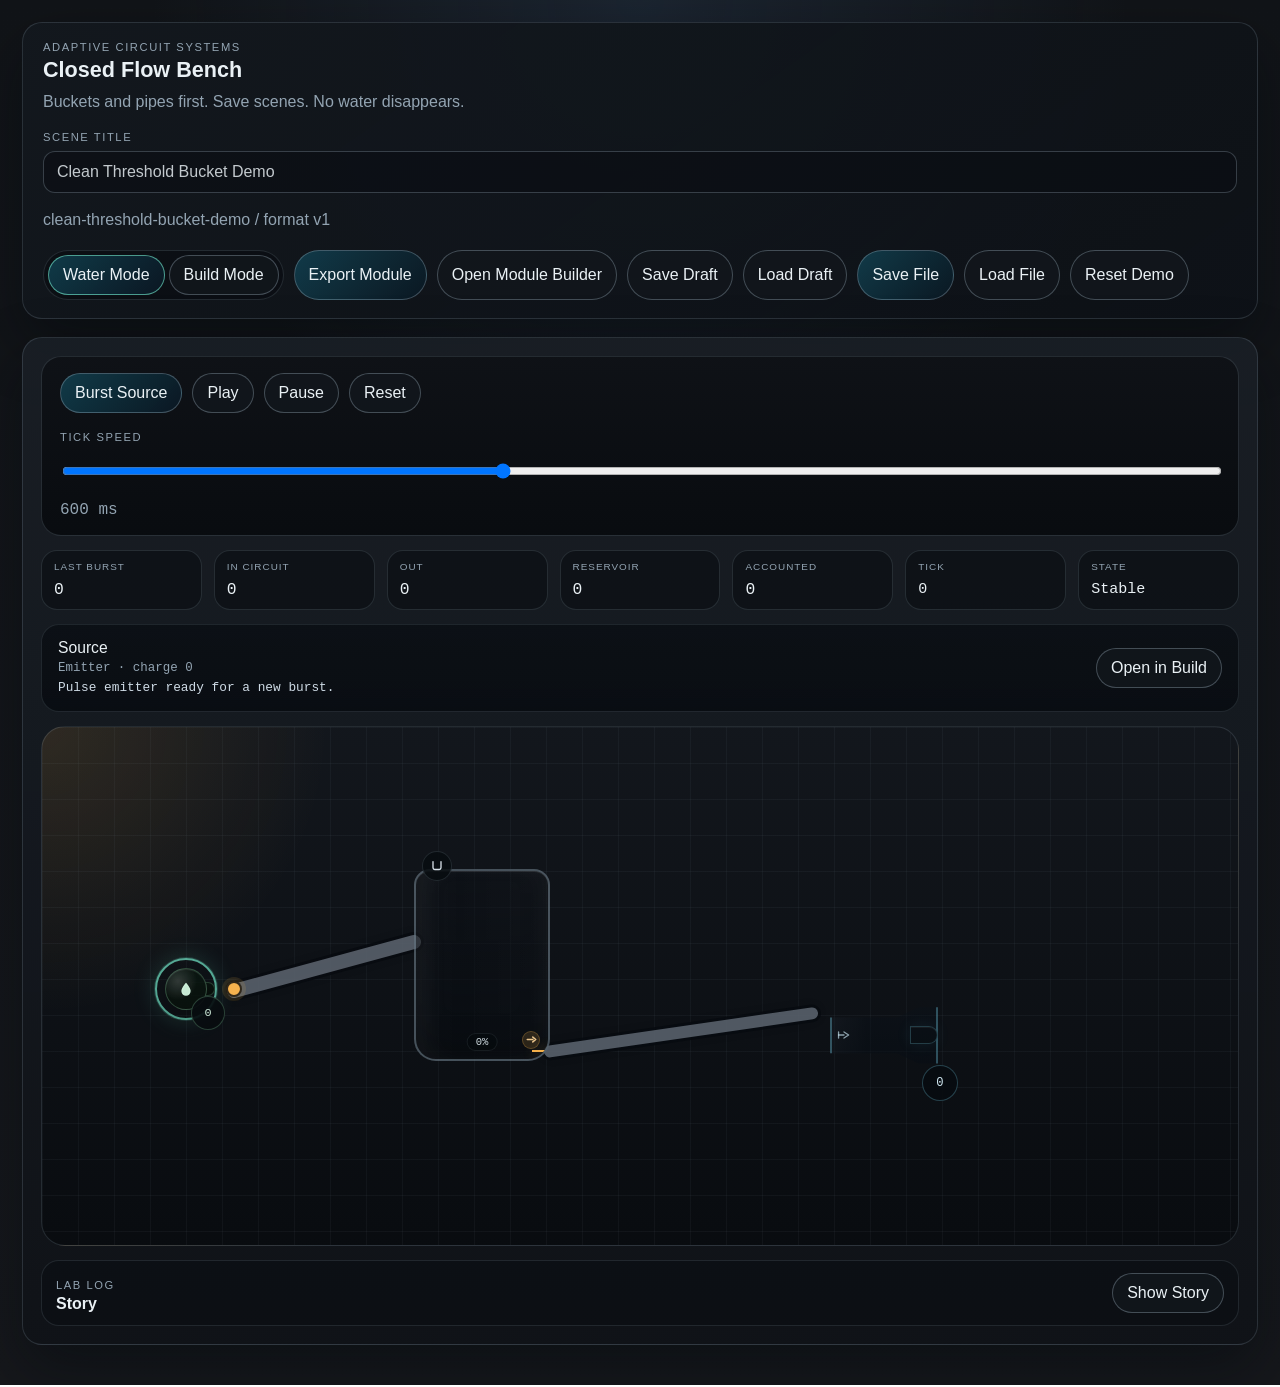
<file: index.html>
<!DOCTYPE html>
<html lang="en">
  <head>
    <meta charset="UTF-8" />
    <meta name="viewport" content="width=device-width, initial-scale=1.0" />
    <title>Adaptive Circuit Systems — Circuit Lab</title>
    <meta
      name="description"
      content="Graphical browser workbench for bucket, pipe, and water-flow experiments in Circuit Lab, the current bench inside Adaptive Circuit Systems."
    />
    <link rel="stylesheet" href="./styles.css" />
  </head>
  <body>
    <div class="app-shell">
      <header class="topbar">
        <div class="brand-block">
          <p class="eyebrow">Adaptive Circuit Systems</p>
          <h1>Closed Flow Bench</h1>
          <p class="brand-note">
            Buckets and pipes first. Save scenes. No water disappears.
          </p>
        </div>

        <div class="scene-title-block">
          <label class="field-label" for="scene-title-input">Scene Title</label>
          <input id="scene-title-input" class="scene-title-input" type="text" />
          <p id="scene-meta" class="scene-meta"></p>
        </div>

        <div class="topbar-actions">
          <div class="mode-toggle" aria-label="View mode">
            <button id="water-mode-button" class="action-button mode-toggle-button">Water Mode</button>
            <button id="build-mode-button" class="action-button mode-toggle-button">Build Mode</button>
          </div>
          <button id="auto-interface-button" class="action-button">Auto Interface</button>
          <button id="export-module-button" class="action-button action-button-accent">
            Export Module
          </button>
          <button id="open-builder-button" class="action-button">Open Module Builder</button>
          <button id="save-draft-button" class="action-button">Save Draft</button>
          <button id="load-draft-button" class="action-button">Load Draft</button>
          <button id="save-file-button" class="action-button action-button-accent">
            Save File
          </button>
          <button id="load-file-button" class="action-button">Load File</button>
          <button id="reset-demo-button" class="action-button">Reset Demo</button>
          <input id="scene-file-input" type="file" accept=".json,.scene.json,application/json" hidden />
        </div>
      </header>

      <main class="layout-grid">
        <aside class="left-rail">
          <section class="panel">
            <div class="panel-head">
              <p class="panel-eyebrow">Palette</p>
              <h2>Add Components</h2>
            </div>
            <div class="palette-grid">
              <button class="palette-button" data-add-type="source">Add Source</button>
              <button class="palette-button" data-add-type="bucket">Add Bucket</button>
              <button class="palette-button" data-add-type="leaky_bucket">Add Leaky Bucket</button>
              <button class="palette-button" data-add-type="siphon">Add Siphon</button>
              <button class="palette-button" data-add-type="output_basin">Add Output Basin</button>
              <button class="palette-button" data-add-type="reservoir">Add Reservoir</button>
            </div>
            <p class="panel-note">
              Components can be moved on the canvas. Pipes can be dragged from ports or built
              explicitly below.
            </p>
          </section>

          <section class="panel">
            <div class="panel-head">
              <p class="panel-eyebrow">Build</p>
              <h2>Pipe Builder</h2>
            </div>

            <form id="pipe-builder-form" class="stack-form">
              <label class="field">
                <span class="field-label">From</span>
                <select id="pipe-from-select"></select>
              </label>

              <label class="field">
                <span class="field-label">To</span>
                <select id="pipe-to-select"></select>
              </label>

              <div class="field-row">
                <label class="field">
                  <span class="field-label">Pipe Width</span>
                  <input id="pipe-width-input" type="number" min="4" max="40" step="1" value="14" />
                </label>

                <label class="field">
                  <span class="field-label">Pipe Length</span>
                  <input id="pipe-length-input" type="number" min="40" max="600" step="10" value="220" />
                </label>
              </div>

              <div class="field-row">
                <label class="field">
                  <span class="field-label">Max Flow</span>
                  <input id="pipe-flow-input" type="number" min="0.1" max="10" step="0.1" value="1.0" />
                </label>

                <label class="field">
                  <span class="field-label">Transit Ticks</span>
                  <input id="pipe-transit-input" type="number" min="1" max="12" step="1" value="2" />
                </label>
              </div>

              <button
                id="pipe-builder-submit"
                type="submit"
                class="action-button action-button-wide action-button-accent"
              >
                Add Pipe
              </button>
              <p id="pipe-builder-note" class="panel-note panel-note-tight"></p>
            </form>
          </section>

          <section class="panel">
            <div class="panel-head">
              <p class="panel-eyebrow">Objects</p>
              <h2>Scene Objects</h2>
            </div>
            <div id="object-list" class="object-list"></div>
          </section>
        </aside>

        <section class="workspace-panel">
          <div class="workspace-top">
            <div class="transport-bar transport-bar-top">
              <div class="transport-buttons">
                <button id="burst-button" class="transport-button transport-button-accent">Burst</button>
                <button id="play-button" class="transport-button">Play</button>
                <button id="pause-button" class="transport-button">Pause</button>
                <button id="step-button" class="transport-button">Step</button>
                <button id="reset-button" class="transport-button">Reset</button>
                <button id="zones-button" class="transport-button">Show Zones</button>
              </div>

              <div class="transport-settings">
                <label class="field transport-field">
                  <span class="field-label">Tick Speed</span>
                  <input id="tick-speed-input" type="range" min="120" max="1400" step="20" value="600" />
                </label>
                <p id="tick-speed-readout" class="transport-readout">600 ms</p>
              </div>
            </div>

            <div class="status-cards">
              <article class="status-card">
                <p class="status-label">Last Burst</p>
                <p id="last-burst-value" class="status-value">0.00</p>
              </article>
              <article class="status-card">
                <p class="status-label">In Circuit</p>
                <p id="in-circuit-value" class="status-value">0.00</p>
              </article>
              <article class="status-card">
                <p class="status-label">Out</p>
                <p id="out-value" class="status-value">0.00</p>
              </article>
              <article class="status-card">
                <p class="status-label">Reservoir</p>
                <p id="reservoir-value" class="status-value">0.00</p>
              </article>
              <article class="status-card">
                <p class="status-label">Accounted</p>
                <p id="accounted-value" class="status-value">0.00</p>
              </article>
              <article class="status-card status-card-secondary">
                <p class="status-label">Tick</p>
                <p id="tick-value" class="status-value">0</p>
              </article>
              <article class="status-card status-card-secondary">
                <p class="status-label">State</p>
                <p id="system-state-value" class="status-value">Stable</p>
              </article>
            </div>

            <div class="workspace-meta">
              <p id="scene-summary" class="scene-summary"></p>
              <p id="selection-meta" class="scene-summary"></p>
            </div>

            <section id="water-selection-strip" class="water-selection-strip" hidden></section>

          </div>

          <div id="canvas-surface" class="canvas-surface" aria-label="Circuit Lab canvas">
            <svg id="pipe-layer" class="pipe-layer"></svg>
            <div id="component-layer" class="component-layer"></div>
          </div>

          <section class="lab-log-panel" aria-label="Lab log">
            <div class="lab-log-head">
              <div>
                <p class="panel-eyebrow">Lab Log</p>
                <h3 id="lab-log-title">Recent Burst Flow</h3>
              </div>
              <button id="story-toggle-button" class="action-button story-toggle-button">Show Story</button>
            </div>
            <div id="lab-log-list" class="lab-log-list"></div>
          </section>
        </section>

        <aside class="right-rail">
          <section class="panel inspector-panel">
            <div class="panel-head">
              <p class="panel-eyebrow">Inspector</p>
              <h2>Selected Object</h2>
            </div>

            <div id="inspector-content" class="inspector-content"></div>

            <div class="inspector-actions">
              <button id="delete-selection-button" class="action-button action-button-wide">
                Delete Selection
              </button>
            </div>
          </section>
        </aside>
      </main>

    </div>

    <script src="./app.js"></script>
  </body>
</html>
</file>
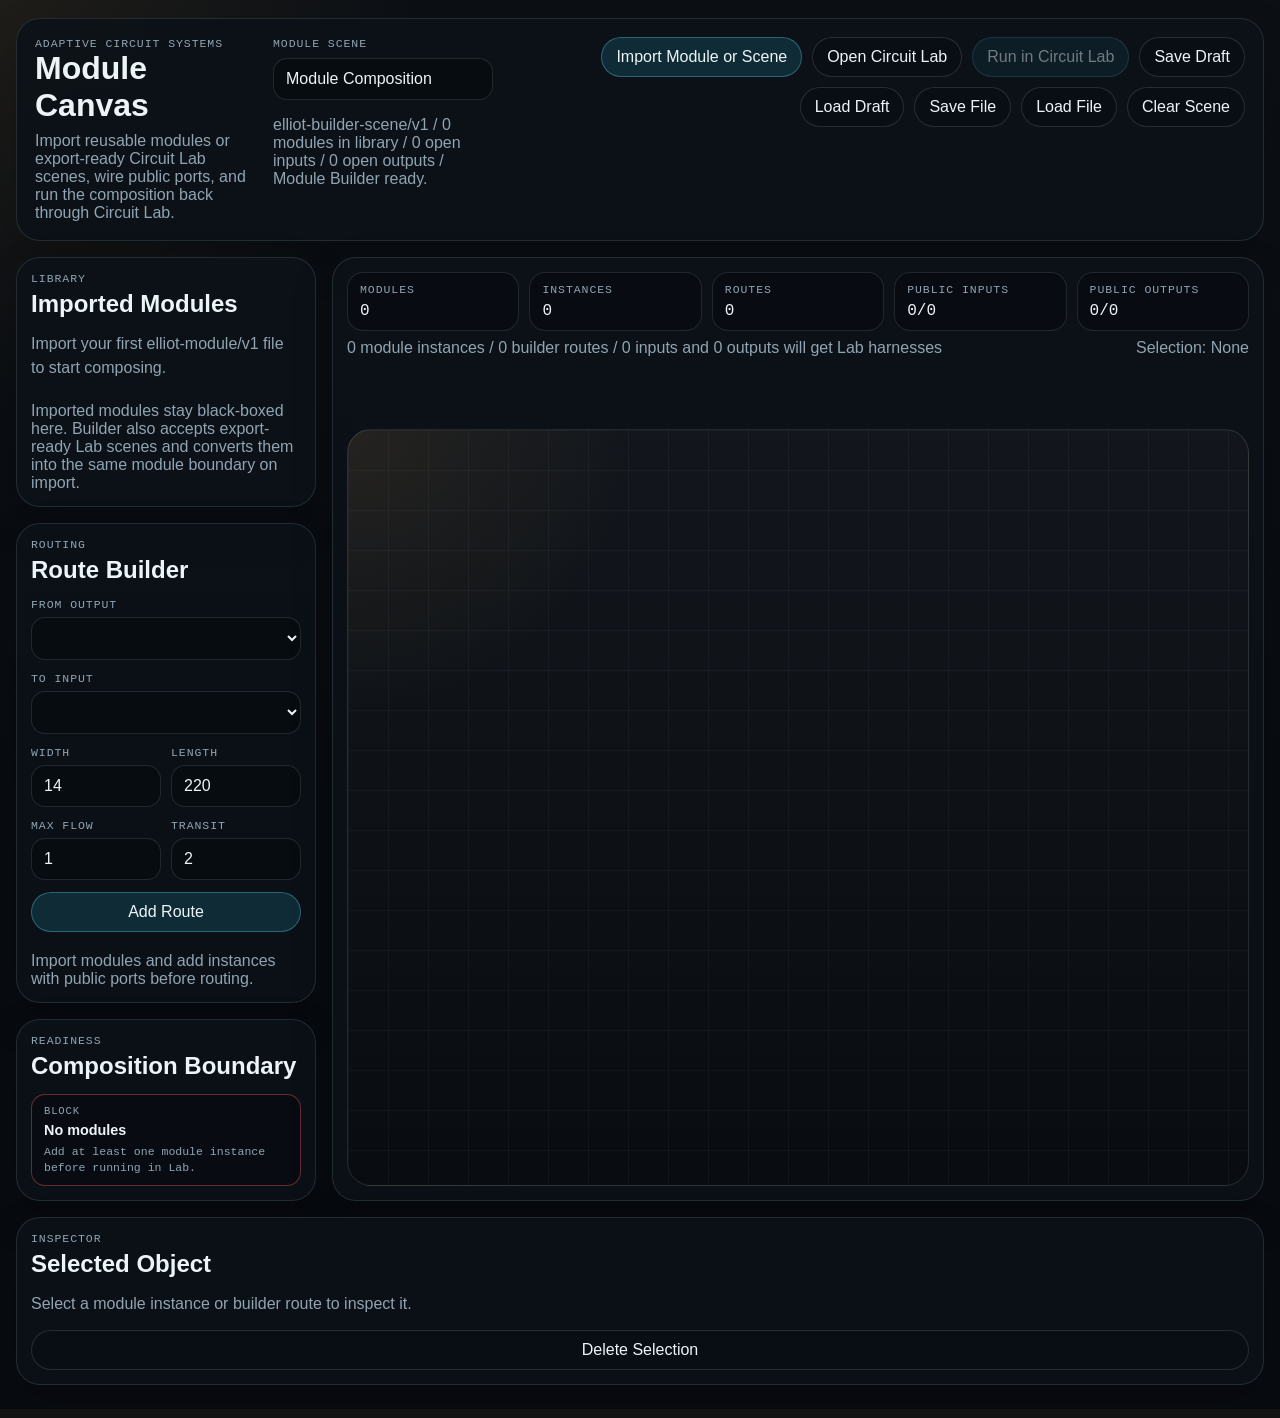
<file: builder/index.html>
<!DOCTYPE html>
<html lang="en">
  <head>
    <meta charset="UTF-8" />
    <meta name="viewport" content="width=device-width, initial-scale=1.0" />
    <title>Module Builder</title>
    <meta
      name="description"
      content="Black-box module builder for Circuit Lab exports inside Adaptive Circuit Systems."
    />
    <link rel="stylesheet" href="./styles.css" />
  </head>
  <body>
    <div class="app-shell">
      <header class="topbar">
        <div class="brand-block">
          <p class="eyebrow">Adaptive Circuit Systems</p>
          <h1>Module Canvas</h1>
          <p class="brand-note">
            Import reusable modules or export-ready Circuit Lab scenes, wire public ports, and run the composition back through Circuit Lab.
          </p>
        </div>

        <div class="scene-title-block">
          <label class="field-label" for="builder-title-input">Module Scene</label>
          <input id="builder-title-input" class="scene-title-input" type="text" />
          <p id="builder-meta" class="scene-meta"></p>
        </div>

        <div class="topbar-actions">
          <button id="import-module-button" class="action-button action-button-accent">
            Import Module or Scene
          </button>
          <button id="open-lab-button" class="action-button">Open Circuit Lab</button>
          <button id="run-lab-button" class="action-button action-button-accent">
            Run in Circuit Lab
          </button>
          <button id="save-builder-draft-button" class="action-button">Save Draft</button>
          <button id="load-builder-draft-button" class="action-button">Load Draft</button>
          <button id="save-builder-file-button" class="action-button">Save File</button>
          <button id="load-builder-file-button" class="action-button">Load File</button>
          <button id="clear-builder-button" class="action-button">Clear Scene</button>
          <input id="module-file-input" type="file" accept=".json,.module.json,application/json" hidden />
          <input id="builder-file-input" type="file" accept=".json,application/json" hidden />
        </div>
      </header>

      <main class="layout-grid">
        <aside class="left-rail">
          <section class="panel">
            <div class="panel-head">
              <p class="panel-eyebrow">Library</p>
              <h2>Imported Modules</h2>
            </div>
            <div id="module-library-list" class="module-library-list"></div>
            <p class="panel-note">
              Imported modules stay black-boxed here. Builder also accepts export-ready Lab scenes and converts them into the same module boundary on import.
            </p>
          </section>

          <section class="panel">
            <div class="panel-head">
              <p class="panel-eyebrow">Routing</p>
              <h2>Route Builder</h2>
            </div>
            <form id="route-builder-form" class="stack-form">
              <label class="field">
                <span class="field-label">From Output</span>
                <select id="route-from-select"></select>
              </label>
              <label class="field">
                <span class="field-label">To Input</span>
                <select id="route-to-select"></select>
              </label>

              <div class="field-row">
                <label class="field">
                  <span class="field-label">Width</span>
                  <input id="route-width-input" type="number" min="4" max="40" step="1" value="14" />
                </label>
                <label class="field">
                  <span class="field-label">Length</span>
                  <input id="route-length-input" type="number" min="40" max="600" step="10" value="220" />
                </label>
              </div>

              <div class="field-row">
                <label class="field">
                  <span class="field-label">Max Flow</span>
                  <input id="route-flow-input" type="number" min="0.1" max="10" step="0.1" value="1.0" />
                </label>
                <label class="field">
                  <span class="field-label">Transit</span>
                  <input id="route-transit-input" type="number" min="1" max="12" step="1" value="2" />
                </label>
              </div>

              <button id="route-builder-submit" type="submit" class="action-button action-button-wide action-button-accent">
                Add Route
              </button>
              <p id="route-builder-note" class="panel-note panel-note-tight"></p>
            </form>
          </section>

          <section class="panel">
            <div class="panel-head">
              <p class="panel-eyebrow">Readiness</p>
              <h2>Composition Boundary</h2>
            </div>
            <div id="builder-readiness-list" class="readiness-list"></div>
          </section>
        </aside>

        <section class="workspace-panel">
          <div class="workspace-top">
            <div class="status-cards">
              <article class="status-card">
                <p class="status-label">Modules</p>
                <p id="module-count-value" class="status-value">0</p>
              </article>
              <article class="status-card">
                <p class="status-label">Instances</p>
                <p id="instance-count-value" class="status-value">0</p>
              </article>
              <article class="status-card">
                <p class="status-label">Routes</p>
                <p id="route-count-value" class="status-value">0</p>
              </article>
              <article class="status-card">
                <p class="status-label">Public Inputs</p>
                <p id="input-count-value" class="status-value">0</p>
              </article>
              <article class="status-card">
                <p class="status-label">Public Outputs</p>
                <p id="output-count-value" class="status-value">0</p>
              </article>
            </div>

            <div class="workspace-meta">
              <p id="builder-summary" class="scene-summary"></p>
              <p id="builder-selection" class="scene-summary"></p>
            </div>
          </div>

          <div id="builder-canvas" class="canvas-surface" aria-label="Module Builder canvas">
            <svg id="builder-route-layer" class="route-layer"></svg>
            <div id="builder-instance-layer" class="instance-layer"></div>
          </div>
        </section>

        <aside class="right-rail">
          <section class="panel inspector-panel">
            <div class="panel-head">
              <p class="panel-eyebrow">Inspector</p>
              <h2>Selected Object</h2>
            </div>

            <div id="builder-inspector-content" class="inspector-content"></div>

            <div class="inspector-actions">
              <button id="delete-builder-selection-button" class="action-button action-button-wide">
                Delete Selection
              </button>
            </div>
          </section>
        </aside>
      </main>
    </div>

    <script src="./app.js"></script>
  </body>
</html>
</file>
<file: styles.css>
:root {
  --bg: #16181c;
  --bg-soft: #1d2126;
  --panel: rgba(24, 28, 34, 0.92);
  --panel-strong: rgba(17, 21, 27, 0.98);
  --line: rgba(163, 184, 199, 0.18);
  --line-strong: rgba(163, 184, 199, 0.34);
  --text: #eaf1f5;
  --muted: #93a4b2;
  --mint: #78f2d2;
  --cyan: #6ad5ff;
  --amber: #ffb84d;
  --danger: #ff7a7a;
  --water: linear-gradient(180deg, rgba(92, 210, 255, 0.96), rgba(33, 116, 214, 0.9));
  --shadow: 0 24px 60px rgba(3, 8, 13, 0.42);
  --radius: 20px;
  --radius-small: 12px;
  --mono: "IBM Plex Mono", "SFMono-Regular", "Consolas", monospace;
  --sans: "Avenir Next", "Segoe UI", "Trebuchet MS", sans-serif;
}

* {
  box-sizing: border-box;
}

html,
body {
  margin: 0;
  min-height: 100%;
  background:
    radial-gradient(circle at top, rgba(53, 79, 112, 0.28), transparent 32%),
    linear-gradient(180deg, #111418, var(--bg));
  color: var(--text);
  font-family: var(--sans);
}

body {
  min-height: 100vh;
}

button,
input,
select {
  font: inherit;
}

button {
  cursor: pointer;
}

.app-shell {
  min-height: 100vh;
  padding: 22px;
  display: grid;
  grid-template-rows: auto 1fr auto;
  gap: 18px;
}

.topbar,
.transport-bar,
.panel,
.workspace-panel {
  border: 1px solid var(--line);
  border-radius: var(--radius);
  box-shadow: var(--shadow);
}

.topbar {
  background:
    linear-gradient(145deg, rgba(19, 24, 30, 0.98), rgba(14, 18, 23, 0.96)),
    linear-gradient(90deg, rgba(106, 213, 255, 0.08), transparent 44%);
  display: grid;
  grid-template-columns: 1.5fr minmax(220px, 320px) auto;
  gap: 18px;
  padding: 18px 20px;
  align-items: end;
}

.eyebrow,
.panel-eyebrow,
.status-label,
.field-label {
  margin: 0;
  text-transform: uppercase;
  letter-spacing: 0.14em;
  font-size: 0.7rem;
  color: var(--muted);
}

.brand-block h1,
.panel-head h2 {
  margin: 4px 0 0;
  font-size: 1.35rem;
}

.brand-note,
.panel-note,
.scene-meta,
.scene-summary {
  margin: 8px 0 0;
  color: var(--muted);
  line-height: 1.4;
}

.scene-title-block {
  display: grid;
  gap: 8px;
}

.scene-title-input,
.field input,
.field select {
  width: 100%;
  border: 1px solid var(--line-strong);
  border-radius: var(--radius-small);
  background: rgba(10, 13, 18, 0.72);
  color: var(--text);
  padding: 11px 13px;
}

.scene-title-input[readonly] {
  opacity: 0.82;
  cursor: default;
}

.topbar-actions,
.transport-buttons {
  display: flex;
  flex-wrap: wrap;
  justify-content: flex-end;
  gap: 10px;
}

.mode-toggle {
  display: inline-flex;
  padding: 4px;
  border-radius: 999px;
  background: rgba(10, 13, 18, 0.72);
  border: 1px solid rgba(163, 184, 199, 0.16);
  gap: 4px;
}

.mode-toggle-button {
  padding-inline: 16px;
}

.mode-toggle-button.is-active {
  border-color: rgba(120, 242, 210, 0.58);
  background:
    linear-gradient(135deg, rgba(17, 62, 77, 0.92), rgba(11, 24, 35, 0.95));
}

.action-button,
.transport-button,
.palette-button {
  border: 1px solid var(--line-strong);
  border-radius: 999px;
  background: rgba(18, 23, 29, 0.86);
  color: var(--text);
  padding: 10px 14px;
}

.action-button:hover,
.transport-button:hover,
.palette-button:hover {
  border-color: rgba(120, 242, 210, 0.55);
}

.transport-button.is-active {
  border-color: rgba(120, 242, 210, 0.6);
  background:
    linear-gradient(135deg, rgba(17, 62, 77, 0.92), rgba(11, 24, 35, 0.95));
}

.action-button-accent,
.transport-button-accent,
.palette-button {
  background:
    linear-gradient(135deg, rgba(17, 62, 77, 0.92), rgba(11, 24, 35, 0.95));
}

.action-button-wide {
  width: 100%;
}

.layout-grid {
  min-height: 0;
  display: grid;
  grid-template-columns: minmax(260px, 300px) minmax(0, 1fr) minmax(290px, 340px);
  gap: 18px;
}

.left-rail,
.right-rail {
  min-height: 0;
  display: grid;
  gap: 18px;
  align-content: start;
}

.workspace-panel,
.panel {
  background:
    linear-gradient(180deg, rgba(25, 30, 37, 0.94), rgba(16, 19, 24, 0.98));
}

.panel {
  padding: 16px;
}

.panel-head {
  display: grid;
  gap: 4px;
  margin-bottom: 14px;
}

.palette-grid {
  display: grid;
  grid-template-columns: repeat(2, minmax(0, 1fr));
  gap: 10px;
}

.stack-form,
.inspector-form {
  display: grid;
  gap: 12px;
}

.field {
  display: grid;
  gap: 6px;
}

.field-row {
  display: grid;
  grid-template-columns: repeat(2, minmax(0, 1fr));
  gap: 10px;
}

.object-list {
  display: grid;
  gap: 8px;
}

.object-row {
  width: 100%;
  border: 1px solid var(--line);
  border-radius: 16px;
  background: rgba(13, 18, 24, 0.76);
  padding: 10px 12px;
  display: flex;
  justify-content: space-between;
  gap: 10px;
  color: var(--text);
  text-align: left;
}

.object-row.is-selected {
  border-color: rgba(106, 213, 255, 0.72);
  box-shadow: 0 0 0 1px rgba(106, 213, 255, 0.25) inset;
}

.object-row small {
  color: var(--muted);
}

.workspace-panel {
  min-height: 0;
  padding: 16px;
  display: grid;
  grid-template-rows: auto 1fr auto;
  gap: 14px;
}

.workspace-top {
  display: grid;
  gap: 12px;
}

.water-selection-strip {
  padding: 14px 16px;
  border-radius: 18px;
  border: 1px solid rgba(163, 184, 199, 0.14);
  background:
    linear-gradient(180deg, rgba(10, 14, 19, 0.78), rgba(7, 11, 16, 0.82));
}

.water-selection-card {
  display: flex;
  justify-content: space-between;
  gap: 18px;
  align-items: center;
}

.water-selection-main {
  display: grid;
  gap: 4px;
}

.water-selection-title,
.water-selection-meta,
.water-selection-status {
  margin: 0;
}

.water-selection-title {
  font-size: 0.98rem;
}

.water-selection-meta,
.water-selection-status {
  font-family: var(--mono);
}

.water-selection-meta {
  color: var(--muted);
  font-size: 0.78rem;
}

.water-selection-status {
  color: rgba(224, 237, 247, 0.92);
  font-size: 0.8rem;
  line-height: 1.45;
}

.water-selection-button {
  white-space: nowrap;
}

.transport-bar-top {
  box-shadow: none;
}

.status-cards {
  display: grid;
  grid-template-columns: repeat(5, minmax(0, 1fr));
  gap: 12px;
}

.status-card {
  padding: 12px 14px;
  border-radius: 16px;
  background: rgba(10, 13, 18, 0.62);
  border: 1px solid rgba(163, 184, 199, 0.16);
}

.status-card-secondary {
  background: rgba(9, 12, 16, 0.54);
}

.status-value {
  margin: 8px 0 0;
  font-size: 1.2rem;
  font-family: var(--mono);
}

.status-card-secondary .status-value {
  font-size: 1rem;
}

.workspace-meta {
  display: flex;
  flex-wrap: wrap;
  justify-content: space-between;
  gap: 10px 18px;
}

.lab-log-panel {
  padding: 12px 14px;
  border-radius: 18px;
  border: 1px solid rgba(163, 184, 199, 0.14);
  background: rgba(9, 13, 18, 0.58);
}

.lab-log-head {
  display: flex;
  justify-content: space-between;
  gap: 12px;
  align-items: end;
  margin-bottom: 10px;
}

.lab-log-head h3 {
  margin: 4px 0 0;
  font-size: 1rem;
}

.story-toggle-button {
  white-space: nowrap;
}

.lab-log-list {
  display: grid;
  gap: 8px;
  max-height: 260px;
  overflow: auto;
  padding-right: 4px;
}

.lab-log-panel.is-collapsed .lab-log-list {
  display: none;
}

.lab-log-panel.is-collapsed .lab-log-head {
  margin-bottom: 0;
}

.lab-log-block {
  display: grid;
  gap: 8px;
  padding: 10px;
  border-radius: 16px;
  background: rgba(7, 11, 16, 0.62);
  border: 1px solid rgba(163, 184, 199, 0.12);
}

.lab-log-block-head {
  display: flex;
  justify-content: space-between;
  gap: 12px;
  align-items: end;
}

.lab-log-block-title,
.lab-log-block-range,
.lab-log-block-status {
  margin: 0;
  font-family: var(--mono);
}

.lab-log-block-title {
  font-size: 0.84rem;
  color: var(--text);
}

.lab-log-block-range {
  margin-top: 4px;
  font-size: 0.72rem;
  color: var(--muted);
}

.lab-log-block-status {
  font-size: 0.72rem;
  color: var(--mint);
  text-transform: uppercase;
  letter-spacing: 0.08em;
}

.lab-log-block-rows {
  display: grid;
  gap: 8px;
}

.lab-log-empty {
  margin: 0;
  color: var(--muted);
  font-family: var(--mono);
  line-height: 1.5;
}

.lab-log-row {
  display: grid;
  grid-template-columns: auto 1fr;
  gap: 12px;
  align-items: start;
  padding: 9px 10px;
  border-radius: 14px;
  background: rgba(13, 18, 24, 0.78);
  border: 1px solid rgba(163, 184, 199, 0.1);
}

.lab-log-row.is-summary {
  border-color: rgba(120, 242, 210, 0.26);
  background: rgba(10, 24, 25, 0.64);
}

.lab-log-row.is-system {
  border-color: rgba(255, 184, 77, 0.18);
}

.lab-log-tick {
  min-width: 42px;
  color: var(--muted);
  font-family: var(--mono);
  font-size: 0.76rem;
}

.lab-log-main {
  display: grid;
  gap: 3px;
}

.lab-log-kind {
  color: var(--mint);
  font-family: var(--mono);
  font-size: 0.72rem;
  text-transform: uppercase;
  letter-spacing: 0.08em;
}

.lab-log-row.is-system .lab-log-kind {
  color: var(--amber);
}

.lab-log-message {
  color: var(--text);
  font-family: var(--mono);
  font-size: 0.8rem;
  line-height: 1.45;
}

.canvas-surface {
  position: relative;
  overflow: hidden;
  min-height: 640px;
  border-radius: 24px;
  border: 1px solid var(--line);
  background:
    radial-gradient(circle at top left, rgba(255, 184, 77, 0.12), transparent 22%),
    linear-gradient(180deg, rgba(19, 23, 29, 0.98), rgba(9, 12, 16, 0.98));
}

.canvas-surface::before {
  content: "";
  position: absolute;
  inset: 0;
  background-image:
    linear-gradient(rgba(163, 184, 199, 0.05) 1px, transparent 1px),
    linear-gradient(90deg, rgba(163, 184, 199, 0.05) 1px, transparent 1px);
  background-size: 36px 36px;
  pointer-events: none;
}

.pipe-layer,
.component-layer {
  position: absolute;
  inset: 0;
}

.pipe-layer {
  width: 100%;
  height: 100%;
  display: block;
  overflow: visible;
}

.component-layer {
  pointer-events: none;
}

.pipe-sleeve {
  stroke: rgba(8, 12, 17, 0.82);
  fill: none;
  stroke-linecap: round;
  cursor: pointer;
}

.pipe-sleeve.is-pressured {
  stroke: rgba(52, 36, 16, 0.9);
  filter: drop-shadow(0 0 18px rgba(255, 184, 77, 0.12));
}

.pipe-sleeve.is-selected {
  stroke: rgba(12, 26, 36, 0.94);
}

.pipe-line {
  stroke: rgba(182, 196, 212, 0.42);
  fill: none;
  stroke-linecap: round;
  filter: drop-shadow(0 0 6px rgba(8, 12, 17, 0.16));
  cursor: pointer;
}

.pipe-line.is-pressured {
  stroke: rgba(255, 184, 77, 0.56);
  filter: drop-shadow(0 0 14px rgba(255, 184, 77, 0.22));
}

.pipe-line.is-selected {
  stroke: rgba(106, 213, 255, 0.9);
}

.pipe-flow-line {
  stroke: rgba(106, 213, 255, 0.9);
  fill: none;
  stroke-linecap: round;
  filter: drop-shadow(0 0 14px rgba(106, 213, 255, 0.35));
  cursor: pointer;
}

.pipe-flow-line.is-full {
  stroke: rgba(120, 242, 210, 0.92);
}

.pipe-hit {
  stroke: transparent;
  fill: none;
  stroke-linecap: round;
  cursor: pointer;
}

.pipe-droplet {
  fill: rgba(106, 213, 255, 0.95);
  filter: drop-shadow(0 0 12px rgba(106, 213, 255, 0.6));
  cursor: pointer;
}

.pipe-preview-line {
  stroke: rgba(106, 213, 255, 0.45);
  fill: none;
  stroke-linecap: round;
  stroke-dasharray: 12 10;
  filter: drop-shadow(0 0 16px rgba(106, 213, 255, 0.28));
}

.pipe-preview-line.is-valid {
  stroke: rgba(120, 242, 210, 0.82);
}

.leak-preview-line {
  stroke: rgba(215, 191, 122, 0.54);
  fill: none;
  stroke-linecap: round;
  stroke-dasharray: 12 10;
  filter: drop-shadow(0 0 12px rgba(215, 191, 122, 0.16));
}

.leak-preview-line.is-valid {
  stroke: rgba(120, 242, 210, 0.82);
}

.leak-route-line {
  stroke: rgba(215, 191, 122, 0.34);
  fill: none;
  stroke-linecap: round;
  stroke-dasharray: 12 10;
  cursor: pointer;
}

.leak-route-line.is-active {
  stroke: rgba(120, 242, 210, 0.56);
  filter: drop-shadow(0 0 12px rgba(120, 242, 210, 0.22));
}

.leak-route-line.is-selected {
  stroke: rgba(106, 213, 255, 0.92);
}

.leak-route-hit {
  stroke: transparent;
  fill: none;
  stroke-linecap: round;
  cursor: pointer;
  pointer-events: stroke;
}

.leak-route-tag {
  fill: rgba(21, 18, 11, 0.88);
  stroke: rgba(215, 191, 122, 0.22);
  cursor: pointer;
}

.leak-route-tag.is-selected {
  stroke: rgba(106, 213, 255, 0.74);
}

.leak-route-text {
  font-family: var(--mono);
  font-size: 10px;
  fill: rgba(255, 226, 163, 0.92);
  cursor: pointer;
}

.leak-route-text.is-selected {
  fill: rgba(234, 241, 245, 0.98);
}

.pipe-tag {
  fill: rgba(11, 14, 18, 0.92);
  stroke: rgba(163, 184, 199, 0.22);
  rx: 9px;
  ry: 9px;
  cursor: pointer;
}

.pipe-tag.is-pressured {
  fill: rgba(27, 18, 10, 0.94);
  stroke: rgba(255, 184, 77, 0.36);
}

.pipe-tag.is-selected {
  stroke: rgba(106, 213, 255, 0.74);
}

.pipe-tag-text {
  font-family: var(--mono);
  font-size: 11px;
  fill: var(--text);
  cursor: pointer;
}

.pipe-tag-text.is-pressured {
  fill: rgba(255, 226, 163, 0.98);
}

.pipe-tag-text.is-selected {
  fill: rgba(234, 241, 245, 0.98);
}

.pipe-tag-meta {
  font-family: var(--mono);
  font-size: 9px;
  fill: rgba(163, 184, 199, 0.88);
  letter-spacing: 0.02em;
  cursor: pointer;
}

.pipe-tag-meta.is-pressured {
  fill: rgba(255, 205, 120, 0.96);
}

.pipe-tag-meta.is-selected {
  fill: rgba(201, 223, 238, 0.94);
}

.component-card {
  position: absolute;
  border-radius: 24px;
  border: 1px solid rgba(163, 184, 199, 0.18);
  background:
    radial-gradient(circle at top, rgba(255, 255, 255, 0.06), transparent 38%),
    linear-gradient(180deg, rgba(20, 26, 33, 0.92), rgba(8, 12, 16, 0.96));
  color: var(--text);
  overflow: visible;
  display: flex;
  flex-direction: column;
  cursor: grab;
  user-select: none;
  touch-action: none;
  box-shadow:
    inset 0 1px 0 rgba(255, 255, 255, 0.04),
    0 18px 36px rgba(0, 0, 0, 0.24);
  pointer-events: auto;
  transition:
    transform 180ms ease,
    border-color 180ms ease,
    box-shadow 180ms ease,
    background 180ms ease,
    opacity 180ms ease;
}

.component-card.is-selected {
  border-color: rgba(120, 242, 210, 0.74);
  box-shadow:
    0 0 0 1px rgba(120, 242, 210, 0.25) inset,
    0 22px 44px rgba(0, 0, 0, 0.34);
}

.component-card[data-type="source"] {
  background:
    linear-gradient(180deg, rgba(38, 50, 38, 0.96), rgba(11, 18, 15, 0.98));
}

.component-card[data-type="bucket"] {
  background:
    linear-gradient(180deg, rgba(37, 42, 51, 0.96), rgba(11, 16, 21, 0.98));
}

.component-card[data-type="leaky_bucket"] {
  background:
    linear-gradient(180deg, rgba(34, 46, 43, 0.96), rgba(11, 18, 17, 0.98));
}

.component-card[data-type="siphon"] {
  background:
    linear-gradient(180deg, rgba(44, 34, 52, 0.96), rgba(16, 11, 21, 0.98));
}

.component-card[data-type="output_basin"] {
  background:
    linear-gradient(180deg, rgba(25, 43, 54, 0.96), rgba(10, 18, 23, 0.98));
}

.component-card[data-type="reservoir"] {
  background:
    linear-gradient(180deg, rgba(48, 39, 25, 0.96), rgba(18, 15, 10, 0.98));
}

.component-head,
.component-foot {
  padding: 12px 12px 0;
  display: flex;
  justify-content: space-between;
  gap: 10px;
  align-items: center;
}

.component-name,
.component-foot,
.component-metric,
.component-chip,
.component-level-badge,
.component-type-badge,
.component-foot-note,
.tank-water-badge {
  font-family: var(--mono);
}

.component-head {
  align-items: start;
}

.component-head-main {
  display: flex;
  align-items: start;
  gap: 10px;
}

.component-head-text {
  display: grid;
  gap: 2px;
}

.component-symbol-badge {
  display: none;
  align-items: center;
  justify-content: center;
  width: 28px;
  height: 28px;
  border-radius: 999px;
  background: rgba(10, 14, 20, 0.72);
  border: 1px solid rgba(163, 184, 199, 0.16);
  color: rgba(234, 243, 248, 0.92);
  flex: 0 0 auto;
}

.component-symbol-svg {
  width: 16px;
  height: 16px;
  stroke: currentColor;
  fill: none;
  stroke-width: 1.65;
  stroke-linecap: round;
  stroke-linejoin: round;
}

.component-symbol-svg.is-marker {
  width: 13px;
  height: 13px;
  stroke-width: 1.9;
}

.source-emitter,
.source-emitter-ring,
.source-emitter-body,
.source-emitter-nozzle,
.source-charge-readout,
.outlet-body,
.outlet-mouth,
.outlet-symbol,
.outlet-total-readout {
  display: none;
}

.component-name {
  font-size: 0.9rem;
  line-height: 1.1;
}

.component-type-badge {
  display: inline-flex;
  margin-top: 6px;
  padding: 2px 8px;
  border-radius: 999px;
  background: rgba(163, 184, 199, 0.1);
  border: 1px solid rgba(163, 184, 199, 0.16);
  color: var(--muted);
  font-size: 0.66rem;
  text-transform: uppercase;
  letter-spacing: 0.08em;
}

.component-level-badge {
  display: inline-flex;
  align-items: center;
  justify-content: center;
  min-width: 52px;
  min-height: 34px;
  padding: 0 10px;
  border-radius: 14px;
  background: rgba(5, 9, 13, 0.56);
  border: 1px solid rgba(163, 184, 199, 0.16);
  font-size: 0.9rem;
  color: rgba(224, 237, 247, 0.96);
}

.tank-shell {
  position: relative;
  flex: 1 1 auto;
  min-height: 68px;
  margin: 10px 12px 0;
  border-radius: 18px 18px 22px 22px;
  border: 1px solid rgba(163, 184, 199, 0.26);
  background:
    linear-gradient(180deg, rgba(7, 10, 15, 0.58), rgba(11, 15, 20, 0.88));
  overflow: hidden;
  box-shadow:
    inset 0 1px 0 rgba(255, 255, 255, 0.05),
    inset 0 -18px 30px rgba(0, 0, 0, 0.22);
  transition:
    border-color 180ms ease,
    background 180ms ease,
    box-shadow 180ms ease,
    transform 180ms ease;
}

.tank-shell.is-source {
  border-radius: 20px 20px 16px 16px;
}

.tank-shell.is-basin {
  min-height: 54px;
  border-radius: 18px 18px 26px 26px;
}

.tank-shell.has-marker::after {
  content: "";
  position: absolute;
  right: -6px;
  width: 22px;
  height: 2px;
  background: rgba(255, 184, 77, 0.95);
  top: var(--marker-offset, 50%);
  box-shadow: 0 0 12px rgba(255, 184, 77, 0.4);
}

.tank-shell.is-primed::after {
  background: rgba(120, 242, 210, 0.95);
  box-shadow: 0 0 14px rgba(120, 242, 210, 0.44);
}

.water-fill {
  position: absolute;
  left: 0;
  right: 0;
  bottom: 0;
  background:
    linear-gradient(180deg, rgba(126, 220, 255, 0.92), rgba(28, 145, 206, 0.96));
  box-shadow:
    inset 0 1px 0 rgba(255, 255, 255, 0.28),
    inset 0 -10px 18px rgba(0, 42, 63, 0.26);
  transition: height 200ms ease, background 180ms ease, opacity 180ms ease;
}

.water-fill::before {
  content: "";
  position: absolute;
  inset: 0;
  background:
    linear-gradient(120deg, rgba(255, 255, 255, 0.24), transparent 36%),
    radial-gradient(circle at top, rgba(255, 255, 255, 0.25), transparent 42%);
  animation: shimmer 3.4s linear infinite;
}

.water-fill::after {
  content: "";
  position: absolute;
  top: 0;
  left: 8%;
  right: 8%;
  height: 4px;
  border-radius: 999px;
  background: rgba(235, 251, 255, 0.68);
  filter: blur(0.4px);
}

.tank-water-badge {
  position: absolute;
  left: 10px;
  bottom: 10px;
  z-index: 2;
  padding: 2px 8px;
  border-radius: 999px;
  background: rgba(5, 9, 13, 0.58);
  border: 1px solid rgba(163, 184, 199, 0.16);
  color: rgba(224, 237, 247, 0.92);
  font-size: 0.66rem;
}

.tank-marker-label {
  position: absolute;
  right: 8px;
  transform: translateY(-50%);
  padding: 1px 6px;
  border-radius: 999px;
  background: rgba(255, 184, 77, 0.14);
  border: 1px solid rgba(255, 184, 77, 0.24);
  color: rgba(255, 214, 153, 0.9);
  font-family: var(--mono);
  font-size: 0.64rem;
  letter-spacing: 0.02em;
}

.tank-marker-symbol {
  display: none;
  align-items: center;
  justify-content: center;
}

.tank-marker-text {
  display: inline-flex;
}

.component-core {
  padding: 8px 12px 0;
  display: flex;
  flex-wrap: wrap;
  gap: 6px;
}

.component-chip {
  display: inline-flex;
  padding: 3px 8px;
  border-radius: 999px;
  background: rgba(255, 255, 255, 0.04);
  border: 1px solid rgba(163, 184, 199, 0.12);
  color: var(--muted);
  font-size: 0.68rem;
  letter-spacing: 0.02em;
}

.component-foot {
  padding: 10px 12px 12px;
}

.component-foot-note {
  color: var(--muted);
  font-size: 0.68rem;
  text-transform: uppercase;
  letter-spacing: 0.08em;
}

.component-foot-note.is-strong {
  color: rgba(224, 237, 247, 0.9);
}

.port-pin {
  position: absolute;
  width: 22px;
  height: 22px;
  border-radius: 999px;
  display: grid;
  place-items: center;
  cursor: pointer;
  background: transparent;
  border: 1px solid transparent;
  box-shadow: none;
}

.port-pin::before {
  content: "";
  width: 12px;
  height: 12px;
  border-radius: 999px;
  background: rgba(120, 242, 210, 0.95);
  border: 2px solid rgba(7, 10, 15, 0.82);
  box-shadow: 0 0 0 4px rgba(120, 242, 210, 0.12);
}

.port-pin.is-targetable {
  background: rgba(120, 242, 210, 0.09);
  border-color: rgba(120, 242, 210, 0.18);
}

.port-pin.is-link-valid {
  background: rgba(120, 242, 210, 0.15);
  border-color: rgba(120, 242, 210, 0.3);
  transform: scale(1.1);
}

.port-pin.is-output::before {
  background: rgba(255, 184, 77, 0.95);
  box-shadow: 0 0 0 4px rgba(255, 184, 77, 0.12);
}

.port-pin.is-output.is-drafting {
  background: rgba(255, 184, 77, 0.15);
  border-color: rgba(255, 184, 77, 0.3);
}

.port-pin.is-leak::before {
  background: rgba(215, 191, 122, 0.96);
  box-shadow: 0 0 0 4px rgba(215, 191, 122, 0.14);
}

.port-pin.is-leak.is-connected {
  background: rgba(215, 191, 122, 0.12);
  border-color: rgba(215, 191, 122, 0.24);
}

.interface-port-badge {
  position: absolute;
  z-index: 4;
  display: inline-flex;
  align-items: center;
  gap: 6px;
  min-height: 26px;
  max-width: 110px;
  padding: 0 9px;
  border-radius: 999px;
  border: 1px solid rgba(106, 213, 255, 0.24);
  background: rgba(6, 10, 14, 0.9);
  color: rgba(225, 237, 246, 0.94);
  font-family: var(--mono);
  font-size: 0.64rem;
  letter-spacing: 0.04em;
  pointer-events: none;
  box-shadow: 0 8px 18px rgba(0, 0, 0, 0.22);
}

.interface-port-badge.is-output {
  border-color: rgba(255, 184, 77, 0.28);
}

.interface-port-badge.is-emphasized {
  box-shadow:
    0 0 0 1px rgba(106, 213, 255, 0.18) inset,
    0 10px 22px rgba(0, 0, 0, 0.28);
}

.interface-port-badge-dir {
  display: inline-flex;
  align-items: center;
  justify-content: center;
  min-width: 24px;
  height: 16px;
  padding: 0 4px;
  border-radius: 999px;
  background: rgba(106, 213, 255, 0.14);
  color: rgba(182, 238, 255, 0.98);
}

.interface-port-badge.is-output .interface-port-badge-dir {
  background: rgba(255, 184, 77, 0.14);
  color: rgba(255, 214, 153, 0.98);
}

.interface-port-badge-name {
  overflow: hidden;
  text-overflow: ellipsis;
  white-space: nowrap;
}

.canvas-surface.show-zones .port-pin {
  background: rgba(106, 213, 255, 0.08);
  border-color: rgba(106, 213, 255, 0.22);
}

.canvas-surface.show-zones .port-pin.is-output {
  background: rgba(255, 184, 77, 0.14);
  border-color: rgba(255, 184, 77, 0.28);
}

.canvas-surface.show-zones .port-pin.is-leak {
  background: rgba(215, 191, 122, 0.14);
  border-color: rgba(215, 191, 122, 0.28);
}

.inspector-panel {
  display: grid;
  gap: 14px;
}

.panel-note-tight {
  margin-top: -2px;
}

.action-button:disabled,
.transport-button:disabled {
  opacity: 0.48;
  cursor: not-allowed;
}

.inspector-content {
  display: grid;
  gap: 16px;
}

.inspector-empty {
  margin: 0;
  color: var(--muted);
  line-height: 1.5;
}

.inspector-block {
  padding: 12px;
  border-radius: 16px;
  border: 1px solid rgba(163, 184, 199, 0.15);
  background: rgba(9, 13, 18, 0.56);
}

.inspector-block h3 {
  margin: 0 0 12px;
  font-size: 0.98rem;
}

.inspector-meta {
  display: grid;
  gap: 6px;
  color: var(--muted);
  font-family: var(--mono);
  font-size: 0.78rem;
}

.inspector-helper {
  margin: 0;
  color: var(--muted);
  line-height: 1.45;
  font-size: 0.82rem;
}

.inspector-interface-form {
  gap: 12px;
}

.interface-port-row {
  display: grid;
  gap: 8px;
  padding: 10px;
  border-radius: 14px;
  border: 1px solid rgba(163, 184, 199, 0.12);
  background: rgba(7, 11, 16, 0.46);
}

.interface-port-row.is-empty {
  align-items: start;
}

.interface-port-field {
  margin: 0;
}

.interface-port-meta {
  margin: 0;
  color: var(--muted);
  font-family: var(--mono);
  font-size: 0.74rem;
  line-height: 1.4;
}

.interface-port-actions {
  display: flex;
  justify-content: flex-start;
  gap: 8px;
}

.inspector-advanced {
  padding: 12px;
  border-radius: 16px;
  border: 1px solid rgba(163, 184, 199, 0.12);
  background: rgba(8, 11, 16, 0.46);
}

.inspector-advanced-summary {
  cursor: pointer;
  color: var(--muted);
  font-family: var(--mono);
  font-size: 0.78rem;
  letter-spacing: 0.06em;
  text-transform: uppercase;
  list-style: none;
}

.inspector-advanced-summary::-webkit-details-marker {
  display: none;
}

.inspector-advanced-note {
  margin: 10px 0 0;
  color: var(--muted);
  font-family: var(--mono);
  font-size: 0.74rem;
  line-height: 1.45;
}

.inspector-advanced-form {
  margin-top: 12px;
}

.transport-bar {
  background:
    linear-gradient(180deg, rgba(15, 18, 23, 0.98), rgba(9, 12, 16, 0.98)),
    linear-gradient(90deg, rgba(120, 242, 210, 0.06), transparent 42%);
  display: grid;
  grid-template-columns: auto minmax(240px, 340px);
  gap: 18px;
  align-items: center;
  padding: 16px 18px;
  justify-content: space-between;
}

.transport-settings {
  display: grid;
  gap: 8px;
}

.transport-readout {
  margin: 0;
  color: var(--muted);
  font-family: var(--mono);
}

.app-shell.view-mode-water .layout-grid {
  grid-template-columns: 1fr;
}

.app-shell.view-mode-water .left-rail,
.app-shell.view-mode-water .right-rail {
  display: none;
}

.app-shell.view-mode-water .workspace-panel {
  padding: 18px;
}

.app-shell.view-mode-water .workspace-top {
  gap: 14px;
}

.app-shell.view-mode-water .workspace-meta {
  display: none;
}

.app-shell.view-mode-water .transport-bar {
  grid-template-columns: 1fr;
  justify-content: stretch;
}

.app-shell.view-mode-water .transport-buttons {
  justify-content: flex-start;
}

.app-shell.view-mode-water .lab-log-panel {
  background: rgba(8, 12, 16, 0.44);
}

.app-shell.view-mode-water .component-card {
  cursor: pointer;
  background: transparent;
  border: none;
  box-shadow: none;
  overflow: visible;
}

.app-shell.view-mode-water .component-card:not(.is-selected) .component-head {
  padding-bottom: 0;
}

.app-shell.view-mode-water .component-card.is-selected {
  transform: translateY(-2px);
}

.app-shell.view-mode-water .component-card[data-type="source"] .component-head,
.app-shell.view-mode-water .component-card[data-type="output_basin"] .component-head {
  display: none;
}

.app-shell.view-mode-water .component-head {
  position: absolute;
  top: -18px;
  left: 8px;
  right: auto;
  padding: 0;
  z-index: 4;
  pointer-events: none;
}

.app-shell.view-mode-water .component-head-main {
  align-items: center;
  gap: 8px;
}

.app-shell.view-mode-water .component-symbol-badge {
  display: inline-flex;
  width: 30px;
  height: 30px;
  border-radius: 999px;
  background: rgba(8, 12, 16, 0.84);
  border: 1px solid rgba(163, 184, 199, 0.16);
  color: rgba(227, 238, 245, 0.94);
}

.app-shell.view-mode-water .component-card.is-selected .component-symbol-badge {
  border-color: rgba(120, 242, 210, 0.44);
  background: rgba(7, 20, 24, 0.92);
}

.app-shell.view-mode-water .component-head-text,
.app-shell.view-mode-water .component-type-badge,
.app-shell.view-mode-water .component-level-badge,
.app-shell.view-mode-water .component-core,
.app-shell.view-mode-water .component-foot {
  display: none;
}

.app-shell.view-mode-water .tank-shell {
  height: 100%;
  min-height: unset;
  margin: 0;
  border-width: 2px;
  border-color: rgba(183, 208, 224, 0.34);
  background:
    linear-gradient(180deg, rgba(10, 14, 20, 0.38), rgba(8, 12, 17, 0.7)),
    linear-gradient(90deg, rgba(255, 255, 255, 0.04), transparent 32%, rgba(255, 255, 255, 0.03));
  box-shadow:
    inset 0 1px 0 rgba(255, 255, 255, 0.09),
    inset 0 -18px 30px rgba(0, 0, 0, 0.16),
    inset 16px 0 18px rgba(255, 255, 255, 0.03),
    inset -12px 0 18px rgba(255, 255, 255, 0.02);
}

.app-shell.view-mode-water .component-card:not(.is-selected) .port-pin {
  opacity: 0;
  pointer-events: none;
}

.app-shell.view-mode-water .component-card.is-selected .tank-shell {
  border-color: rgba(120, 242, 210, 0.62);
  box-shadow:
    inset 0 1px 0 rgba(255, 255, 255, 0.12),
    inset 0 -18px 30px rgba(0, 0, 0, 0.18),
    0 0 0 1px rgba(120, 242, 210, 0.18),
    0 18px 36px rgba(0, 0, 0, 0.2);
}

.app-shell.view-mode-water .component-card.is-selected[data-type="source"] .tank-shell,
.app-shell.view-mode-water .component-card.is-selected[data-type="output_basin"] .tank-shell {
  border: none;
  box-shadow: none;
}

.app-shell.view-mode-water .tank-water-badge {
  left: 50%;
  transform: translateX(-50%);
  bottom: 8px;
  background: rgba(5, 9, 13, 0.38);
  border-color: rgba(163, 184, 199, 0.1);
  color: rgba(233, 246, 252, 0.88);
}

.app-shell.view-mode-water .component-card[data-type="source"] .tank-shell {
  border: none;
  background: none;
  box-shadow: none;
  display: flex;
  align-items: center;
  justify-content: center;
  overflow: visible;
}

.app-shell.view-mode-water .component-card[data-type="source"] .water-fill,
.app-shell.view-mode-water .component-card[data-type="source"] .tank-water-badge {
  display: none;
}

.app-shell.view-mode-water .component-card[data-type="source"] .source-emitter {
  display: flex;
  position: relative;
  align-items: center;
  justify-content: center;
  width: 74px;
  height: 74px;
  color: rgba(210, 245, 223, 0.94);
}

.app-shell.view-mode-water .component-card[data-type="source"] .source-emitter-ring {
  display: block;
  position: absolute;
  inset: 6px;
  border-radius: 999px;
  border: 2px solid rgba(138, 216, 166, 0.34);
  box-shadow: 0 0 0 1px rgba(138, 216, 166, 0.08);
}

.app-shell.view-mode-water .component-card[data-type="source"] .source-emitter.is-charged .source-emitter-ring {
  border-color: rgba(138, 216, 166, 0.68);
  box-shadow:
    0 0 0 1px rgba(138, 216, 166, 0.14),
    0 0 20px rgba(138, 216, 166, 0.14);
}

.app-shell.view-mode-water .component-card.is-selected[data-type="source"] .source-emitter-ring {
  border-color: rgba(120, 242, 210, 0.68);
  box-shadow:
    0 0 0 1px rgba(120, 242, 210, 0.16),
    0 0 24px rgba(120, 242, 210, 0.16);
}

.app-shell.view-mode-water .component-card[data-type="source"] .source-emitter-body {
  display: flex;
  position: relative;
  width: 42px;
  height: 42px;
  border-radius: 999px;
  align-items: center;
  justify-content: center;
  background:
    radial-gradient(circle at 30% 30%, rgba(255, 255, 255, 0.16), transparent 48%),
    linear-gradient(180deg, rgba(10, 22, 17, 0.92), rgba(9, 17, 13, 0.98));
  border: 1px solid rgba(138, 216, 166, 0.3);
  box-shadow:
    inset 0 1px 0 rgba(255, 255, 255, 0.08),
    0 10px 18px rgba(0, 0, 0, 0.2);
  z-index: 2;
}

.app-shell.view-mode-water .component-card[data-type="source"] .source-emitter-nozzle {
  display: block;
  position: absolute;
  right: 8px;
  top: 50%;
  width: 24px;
  height: 14px;
  transform: translateY(-50%);
  border-radius: 0 999px 999px 0;
  background:
    linear-gradient(180deg, rgba(10, 20, 15, 0.94), rgba(8, 15, 11, 0.98));
  border: 1px solid rgba(138, 216, 166, 0.24);
  z-index: 1;
}

.app-shell.view-mode-water .component-card[data-type="source"] .source-charge-readout {
  display: inline-flex;
  position: absolute;
  right: -2px;
  bottom: -4px;
  min-width: 34px;
  height: 34px;
  padding: 0 8px;
  align-items: center;
  justify-content: center;
  border-radius: 999px;
  background: rgba(8, 12, 16, 0.92);
  border: 1px solid rgba(138, 216, 166, 0.26);
  color: rgba(214, 244, 226, 0.96);
  font-family: var(--mono);
  font-size: 0.74rem;
  z-index: 3;
}

.app-shell.view-mode-water .component-card[data-type="bucket"] .tank-shell,
.app-shell.view-mode-water .component-card[data-type="leaky_bucket"] .tank-shell,
.app-shell.view-mode-water .component-card[data-type="siphon"] .tank-shell {
  border-radius: 16px 16px 22px 22px;
}

.app-shell.view-mode-water .component-card[data-type="leaky_bucket"] .tank-shell {
  border-color: rgba(148, 220, 197, 0.34);
}

.app-shell.view-mode-water .component-card[data-type="siphon"] .tank-shell {
  border-color: rgba(182, 198, 224, 0.4);
  background:
    linear-gradient(180deg, rgba(13, 18, 26, 0.42), rgba(9, 13, 18, 0.76)),
    linear-gradient(90deg, rgba(255, 255, 255, 0.05), transparent 34%);
}

.app-shell.view-mode-water .component-card[data-type="output_basin"] .tank-shell,
.app-shell.view-mode-water .component-card[data-type="reservoir"] .tank-shell {
  min-height: 72px;
  border-radius: 18px 18px 28px 28px;
  box-shadow:
    inset 0 1px 0 rgba(255, 255, 255, 0.08),
    inset 0 -14px 24px rgba(0, 0, 0, 0.18);
}

.app-shell.view-mode-water .component-card[data-type="output_basin"] .tank-shell {
  border: none;
  background: none;
  box-shadow: none;
  display: flex;
  align-items: center;
  justify-content: center;
  overflow: visible;
}

.app-shell.view-mode-water .component-card[data-type="output_basin"] .water-fill,
.app-shell.view-mode-water .component-card[data-type="output_basin"] .tank-water-badge {
  display: none;
}

.app-shell.view-mode-water .component-card[data-type="output_basin"] .outlet-body {
  display: block;
  position: relative;
  width: 108px;
  height: 64px;
  clip-path: polygon(0 22%, 62% 22%, 82% 6%, 100% 6%, 100% 94%, 82% 94%, 62% 78%, 0 78%);
  background:
    linear-gradient(180deg, rgba(10, 18, 27, 0.34), rgba(7, 13, 20, 0.58)),
    linear-gradient(90deg, rgba(255, 255, 255, 0.05), transparent 34%);
  box-shadow:
    inset 0 0 0 2px rgba(116, 204, 231, 0.34),
    0 12px 24px rgba(0, 0, 0, 0.18);
  z-index: 1;
}

.app-shell.view-mode-water .component-card[data-type="output_basin"] .outlet-mouth {
  display: block;
  position: absolute;
  right: 18px;
  top: 50%;
  width: 28px;
  height: 18px;
  transform: translateY(-50%);
  border-radius: 0 12px 12px 0;
  background: rgba(10, 16, 21, 0.82);
  border: 1px solid rgba(116, 204, 231, 0.24);
  box-shadow:
    inset 0 1px 0 rgba(255, 255, 255, 0.06),
    0 0 16px rgba(106, 213, 255, 0.08);
  z-index: 2;
}

.app-shell.view-mode-water .component-card[data-type="output_basin"] .outlet-symbol {
  display: flex;
  position: absolute;
  left: 20px;
  top: 50%;
  width: 24px;
  height: 24px;
  transform: translateY(-50%);
  align-items: center;
  justify-content: center;
  color: rgba(209, 239, 252, 0.64);
  z-index: 3;
}

.app-shell.view-mode-water .component-card[data-type="output_basin"] .outlet-total-readout {
  display: inline-flex;
  position: absolute;
  right: -2px;
  bottom: -6px;
  min-width: 36px;
  height: 36px;
  padding: 0 8px;
  align-items: center;
  justify-content: center;
  border-radius: 999px;
  background: rgba(8, 12, 16, 0.94);
  border: 1px solid rgba(116, 204, 231, 0.28);
  color: rgba(218, 241, 252, 0.96);
  font-family: var(--mono);
  font-size: 0.76rem;
  z-index: 4;
}

.app-shell.view-mode-water .component-card.is-selected[data-type="output_basin"] .outlet-body {
  box-shadow:
    inset 0 0 0 2px rgba(120, 242, 210, 0.56),
    0 16px 28px rgba(0, 0, 0, 0.2);
}

.app-shell.view-mode-water .component-card.is-selected[data-type="output_basin"] .outlet-total-readout {
  border-color: rgba(120, 242, 210, 0.36);
}

.app-shell.view-mode-water .component-card[data-type="reservoir"] .tank-shell {
  border-color: rgba(193, 171, 120, 0.34);
  background:
    linear-gradient(180deg, rgba(25, 21, 12, 0.4), rgba(15, 12, 8, 0.76)),
    linear-gradient(90deg, rgba(255, 255, 255, 0.04), transparent 34%);
}

.app-shell.view-mode-water .component-card[data-type="reservoir"] .water-fill {
  background:
    linear-gradient(180deg, rgba(183, 216, 134, 0.9), rgba(99, 129, 54, 0.94));
}

.app-shell.view-mode-water .tank-marker-label {
  padding: 0;
  width: 18px;
  height: 18px;
  border-radius: 999px;
  display: flex;
  align-items: center;
  justify-content: center;
}

.app-shell.view-mode-water .tank-marker-symbol {
  display: inline-flex;
}

.app-shell.view-mode-water .tank-marker-text {
  display: none;
}

.app-shell.view-mode-water .pipe-tag,
.app-shell.view-mode-water .pipe-tag-text,
.app-shell.view-mode-water .pipe-tag-meta,
.app-shell.view-mode-water .leak-route-tag,
.app-shell.view-mode-water .leak-route-text {
  opacity: 0;
  pointer-events: none;
}

.app-shell.view-mode-water .pipe-tag.is-selected,
.app-shell.view-mode-water .pipe-tag-text.is-selected,
.app-shell.view-mode-water .pipe-tag-meta.is-selected {
  opacity: 1;
  pointer-events: auto;
}

.app-shell.view-mode-water .leak-route-line {
  stroke: rgba(215, 191, 122, 0.18);
}

.app-shell.view-mode-water .leak-route-line.is-active {
  stroke: rgba(120, 242, 210, 0.34);
}

.app-shell.view-mode-water .leak-route-line.is-selected {
  stroke: rgba(106, 213, 255, 0.74);
}

@keyframes shimmer {
  0% {
    transform: translateX(-18%);
  }
  100% {
    transform: translateX(18%);
  }
}

@media (max-width: 1280px) {
  .topbar,
  .layout-grid,
  .transport-bar {
    grid-template-columns: 1fr;
  }

  .topbar-actions,
  .transport-buttons {
    justify-content: flex-start;
  }

  .status-cards {
    grid-template-columns: repeat(2, minmax(0, 1fr));
  }

  .canvas-surface {
    min-height: 520px;
  }
}

@media (max-width: 760px) {
  .app-shell {
    padding: 12px;
  }

  .status-cards,
  .field-row,
  .palette-grid {
    grid-template-columns: 1fr;
  }

  .workspace-meta,
  .lab-log-head {
    display: grid;
    gap: 8px;
    justify-content: flex-start;
  }

  .water-selection-card {
    display: grid;
    justify-content: stretch;
  }

  .canvas-surface {
    min-height: 440px;
  }
}

.app-shell.view-mode-water .status-cards {
  grid-template-columns: repeat(7, minmax(0, 1fr));
}

.app-shell.view-mode-water .status-card {
  min-width: 0;
  padding: 10px 12px;
}

.app-shell.view-mode-water .status-label {
  font-size: 0.62rem;
  letter-spacing: 0.1em;
}

.app-shell.view-mode-water .status-value {
  font-size: 1.02rem;
}

.app-shell.view-mode-water .status-card-secondary .status-value {
  font-size: 0.94rem;
}
</file>
<file: builder/styles.css>
:root {
  color-scheme: dark;
  --bg: #0a0d11;
  --panel: rgba(13, 18, 24, 0.92);
  --panel-2: rgba(8, 12, 17, 0.9);
  --line: rgba(163, 184, 199, 0.16);
  --line-strong: rgba(106, 213, 255, 0.34);
  --text: #edf4f8;
  --muted: rgba(163, 184, 199, 0.88);
  --cyan: #6ad5ff;
  --amber: #ffb84d;
  --green: #78f2d2;
  --mono: "JetBrains Mono", "SFMono-Regular", Consolas, monospace;
  --sans: "IBM Plex Sans", "Segoe UI", sans-serif;
}

* {
  box-sizing: border-box;
}

body {
  margin: 0;
  min-height: 100vh;
  background:
    radial-gradient(circle at top left, rgba(255, 184, 77, 0.08), transparent 22%),
    linear-gradient(180deg, #0c1015, #080b10 60%);
  color: var(--text);
  font-family: var(--sans);
}

button,
input,
select {
  font: inherit;
}

.app-shell {
  padding: 18px 16px 24px;
}

.topbar,
.panel,
.workspace-panel {
  border-radius: 24px;
  border: 1px solid var(--line);
  background: var(--panel);
  box-shadow: 0 18px 44px rgba(0, 0, 0, 0.2);
}

.topbar {
  display: grid;
  grid-template-columns: minmax(220px, 1.1fr) minmax(220px, 0.8fr) auto;
  gap: 18px;
  padding: 18px;
}

.brand-block h1,
.panel-head h2 {
  margin: 0;
}

.eyebrow,
.panel-eyebrow,
.field-label,
.status-label {
  margin: 0;
  color: var(--muted);
  font-family: var(--mono);
  font-size: 0.72rem;
  text-transform: uppercase;
  letter-spacing: 0.08em;
}

.brand-note,
.panel-note,
.scene-meta,
.scene-summary {
  margin: 8px 0 0;
  color: var(--muted);
}

.scene-title-block {
  display: grid;
  gap: 8px;
  align-content: start;
}

.scene-title-input,
.field input,
.field select {
  width: 100%;
  border-radius: 14px;
  border: 1px solid var(--line);
  background: rgba(8, 12, 17, 0.92);
  color: var(--text);
  padding: 11px 12px;
}

.topbar-actions {
  display: flex;
  flex-wrap: wrap;
  align-content: start;
  justify-content: flex-end;
  gap: 10px;
}

.layout-grid {
  display: grid;
  grid-template-columns: 320px minmax(0, 1fr) 320px;
  gap: 16px;
  margin-top: 16px;
}

.left-rail,
.right-rail,
.workspace-panel {
  min-width: 0;
}

.left-rail,
.right-rail {
  display: grid;
  gap: 16px;
  align-content: start;
}

.panel,
.workspace-panel {
  padding: 14px;
}

.panel {
  display: grid;
  gap: 14px;
}

.panel-head {
  display: grid;
  gap: 5px;
}

.workspace-panel {
  display: grid;
  gap: 14px;
}

.status-cards {
  display: grid;
  grid-template-columns: repeat(5, minmax(0, 1fr));
  gap: 10px;
}

.status-card {
  padding: 10px 12px;
  border-radius: 16px;
  border: 1px solid var(--line);
  background: var(--panel-2);
}

.status-value {
  margin: 6px 0 0;
  font-family: var(--mono);
  font-size: 1rem;
}

.workspace-meta {
  display: flex;
  justify-content: space-between;
  gap: 14px;
}

.action-button {
  border: 1px solid rgba(163, 184, 199, 0.18);
  background: rgba(10, 15, 20, 0.78);
  color: var(--text);
  border-radius: 999px;
  padding: 10px 14px;
  cursor: pointer;
}

.action-button-accent {
  border-color: rgba(106, 213, 255, 0.32);
  background: rgba(16, 48, 58, 0.9);
}

.action-button-wide {
  width: 100%;
}

.action-button:disabled {
  cursor: not-allowed;
  opacity: 0.46;
}

.stack-form {
  display: grid;
  gap: 12px;
}

.field-row {
  display: grid;
  grid-template-columns: repeat(2, minmax(0, 1fr));
  gap: 10px;
}

.field {
  display: grid;
  gap: 6px;
}

.module-library-list,
.inspector-content {
  display: grid;
  gap: 12px;
}

.library-card,
.inspector-block {
  padding: 12px;
  border-radius: 16px;
  border: 1px solid var(--line);
  background: rgba(9, 13, 18, 0.56);
}

.library-card.is-selected {
  border-color: rgba(106, 213, 255, 0.38);
  box-shadow: 0 0 0 1px rgba(106, 213, 255, 0.12) inset;
}

.library-card h3,
.inspector-block h3 {
  margin: 0 0 8px;
  font-size: 0.98rem;
}

.library-meta,
.inspector-meta,
.port-stack,
.route-meta {
  display: grid;
  gap: 6px;
  color: var(--muted);
  font-family: var(--mono);
  font-size: 0.76rem;
}

.library-actions,
.inspector-actions,
.inspector-inline-actions {
  display: flex;
  flex-wrap: wrap;
  gap: 8px;
}

.readiness-list {
  display: grid;
  gap: 10px;
}

.readiness-item {
  padding: 10px 12px;
  border-radius: 14px;
  border: 1px solid var(--line);
  background: rgba(8, 12, 17, 0.72);
}

.readiness-item.is-danger {
  border-color: rgba(255, 99, 99, 0.38);
}

.readiness-item.is-warning {
  border-color: rgba(255, 184, 77, 0.38);
}

.readiness-item.is-live {
  border-color: rgba(106, 213, 255, 0.26);
}

.readiness-item.is-ok {
  border-color: rgba(120, 242, 210, 0.34);
}

.readiness-kicker {
  margin: 0 0 5px;
  color: var(--muted);
  font-family: var(--mono);
  font-size: 0.66rem;
  text-transform: uppercase;
  letter-spacing: 0.08em;
}

.readiness-item h3 {
  margin: 0;
  font-size: 0.9rem;
}

.readiness-item p:last-child {
  margin: 6px 0 0;
  color: var(--muted);
  font-family: var(--mono);
  font-size: 0.72rem;
  line-height: 1.35;
}

.canvas-surface {
  position: relative;
  overflow: hidden;
  min-height: 700px;
  border-radius: 24px;
  border: 1px solid var(--line);
  background:
    radial-gradient(circle at top left, rgba(255, 184, 77, 0.08), transparent 24%),
    linear-gradient(180deg, rgba(19, 23, 29, 0.98), rgba(9, 12, 16, 0.98));
}

.canvas-surface::before {
  content: "";
  position: absolute;
  inset: 0;
  background-image:
    linear-gradient(rgba(163, 184, 199, 0.05) 1px, transparent 1px),
    linear-gradient(90deg, rgba(163, 184, 199, 0.05) 1px, transparent 1px);
  background-size: 40px 40px;
  pointer-events: none;
}

.route-layer,
.instance-layer {
  position: absolute;
  inset: 0;
}

.route-layer {
  width: 100%;
  height: 100%;
  overflow: visible;
}

.instance-layer {
  pointer-events: none;
}

.builder-route-sleeve,
.builder-route-line,
.builder-route-hit {
  fill: none;
  stroke-linecap: round;
}

.builder-route-sleeve {
  stroke: rgba(7, 11, 15, 0.82);
  cursor: pointer;
}

.builder-route-line {
  stroke: rgba(106, 213, 255, 0.68);
  filter: drop-shadow(0 0 8px rgba(106, 213, 255, 0.22));
  cursor: pointer;
}

.builder-route-line.is-selected {
  stroke: rgba(120, 242, 210, 0.94);
}

.builder-route-hit {
  stroke: transparent;
  cursor: pointer;
}

.builder-route-tag {
  fill: rgba(10, 14, 18, 0.94);
  stroke: rgba(163, 184, 199, 0.18);
  cursor: pointer;
}

.builder-route-tag.is-selected {
  stroke: rgba(120, 242, 210, 0.54);
}

.builder-route-text {
  fill: var(--text);
  font-family: var(--mono);
  font-size: 10px;
  cursor: pointer;
}

.builder-instance {
  position: absolute;
  width: 240px;
  min-height: 160px;
  padding: 14px;
  border-radius: 22px;
  border: 1px solid rgba(106, 213, 255, 0.16);
  background:
    linear-gradient(180deg, rgba(20, 26, 33, 0.96), rgba(8, 12, 16, 0.98));
  box-shadow:
    inset 0 1px 0 rgba(255, 255, 255, 0.04),
    0 18px 36px rgba(0, 0, 0, 0.24);
  cursor: grab;
  user-select: none;
  touch-action: none;
  pointer-events: auto;
}

.builder-instance.is-selected {
  border-color: rgba(120, 242, 210, 0.52);
  box-shadow:
    0 0 0 1px rgba(120, 242, 210, 0.18) inset,
    0 18px 36px rgba(0, 0, 0, 0.3);
}

.builder-instance.is-missing {
  border-color: rgba(255, 99, 99, 0.3);
}

.builder-instance-head {
  display: flex;
  justify-content: space-between;
  gap: 10px;
  align-items: start;
}

.builder-instance-name {
  margin: 0;
  font-size: 1rem;
}

.builder-instance-version {
  margin: 6px 0 0;
  color: var(--muted);
  font-family: var(--mono);
  font-size: 0.72rem;
}

.builder-instance-body {
  display: grid;
  grid-template-columns: minmax(0, 1fr) minmax(0, 1fr);
  gap: 14px;
  margin-top: 14px;
}

.port-column {
  display: grid;
  gap: 8px;
}

.port-column-title {
  margin: 0;
  color: var(--muted);
  font-family: var(--mono);
  font-size: 0.68rem;
  text-transform: uppercase;
  letter-spacing: 0.08em;
}

.builder-port {
  position: relative;
  display: flex;
  align-items: center;
  justify-content: space-between;
  gap: 8px;
  padding: 7px 10px;
  border-radius: 12px;
  border: 1px solid var(--line);
  background: rgba(8, 12, 17, 0.9);
  color: var(--text);
  font-family: var(--mono);
  font-size: 0.72rem;
}

.builder-port.is-input {
  padding-left: 18px;
}

.builder-port.is-output {
  padding-right: 18px;
  flex-direction: row-reverse;
  text-align: right;
}

.builder-port.is-connected {
  border-color: rgba(120, 242, 210, 0.36);
  background: rgba(20, 46, 42, 0.45);
}

.builder-port.is-open {
  border-color: rgba(255, 184, 77, 0.26);
}

.builder-port-status {
  color: var(--muted);
  font-size: 0.62rem;
  white-space: nowrap;
}

.builder-port::before {
  content: "";
  position: absolute;
  top: 50%;
  width: 10px;
  height: 10px;
  border-radius: 999px;
  transform: translateY(-50%);
}

.builder-port.is-input::before {
  left: -5px;
  background: rgba(120, 242, 210, 0.95);
}

.builder-port.is-output::before {
  right: -5px;
  background: rgba(255, 184, 77, 0.95);
}

.builder-port.is-open::before {
  opacity: 0.55;
}

.builder-instance-foot {
  margin-top: 12px;
  display: flex;
  justify-content: space-between;
  gap: 8px;
  color: var(--muted);
  font-family: var(--mono);
  font-size: 0.72rem;
}

.inspector-empty {
  margin: 0;
  color: var(--muted);
  line-height: 1.5;
}

.boundary-list {
  display: grid;
  gap: 8px;
  margin-top: 10px;
}

.boundary-row {
  display: flex;
  align-items: center;
  justify-content: space-between;
  gap: 10px;
  padding: 8px 10px;
  border-radius: 12px;
  border: 1px solid var(--line);
  background: rgba(8, 12, 17, 0.72);
}

.boundary-row.is-connected {
  border-color: rgba(120, 242, 210, 0.32);
}

.boundary-row.is-open {
  border-color: rgba(255, 184, 77, 0.24);
}

.boundary-port-name,
.boundary-port-status {
  font-family: var(--mono);
  font-size: 0.72rem;
}

.boundary-port-status {
  color: var(--muted);
  text-align: right;
}

@media (max-width: 1380px) {
  .layout-grid {
    grid-template-columns: 300px minmax(0, 1fr);
  }

  .right-rail {
    grid-column: 1 / -1;
  }
}

@media (max-width: 1024px) {
  .topbar,
  .layout-grid {
    grid-template-columns: 1fr;
  }

  .status-cards {
    grid-template-columns: repeat(2, minmax(0, 1fr));
  }

  .workspace-meta {
    flex-direction: column;
  }
}
</file>
